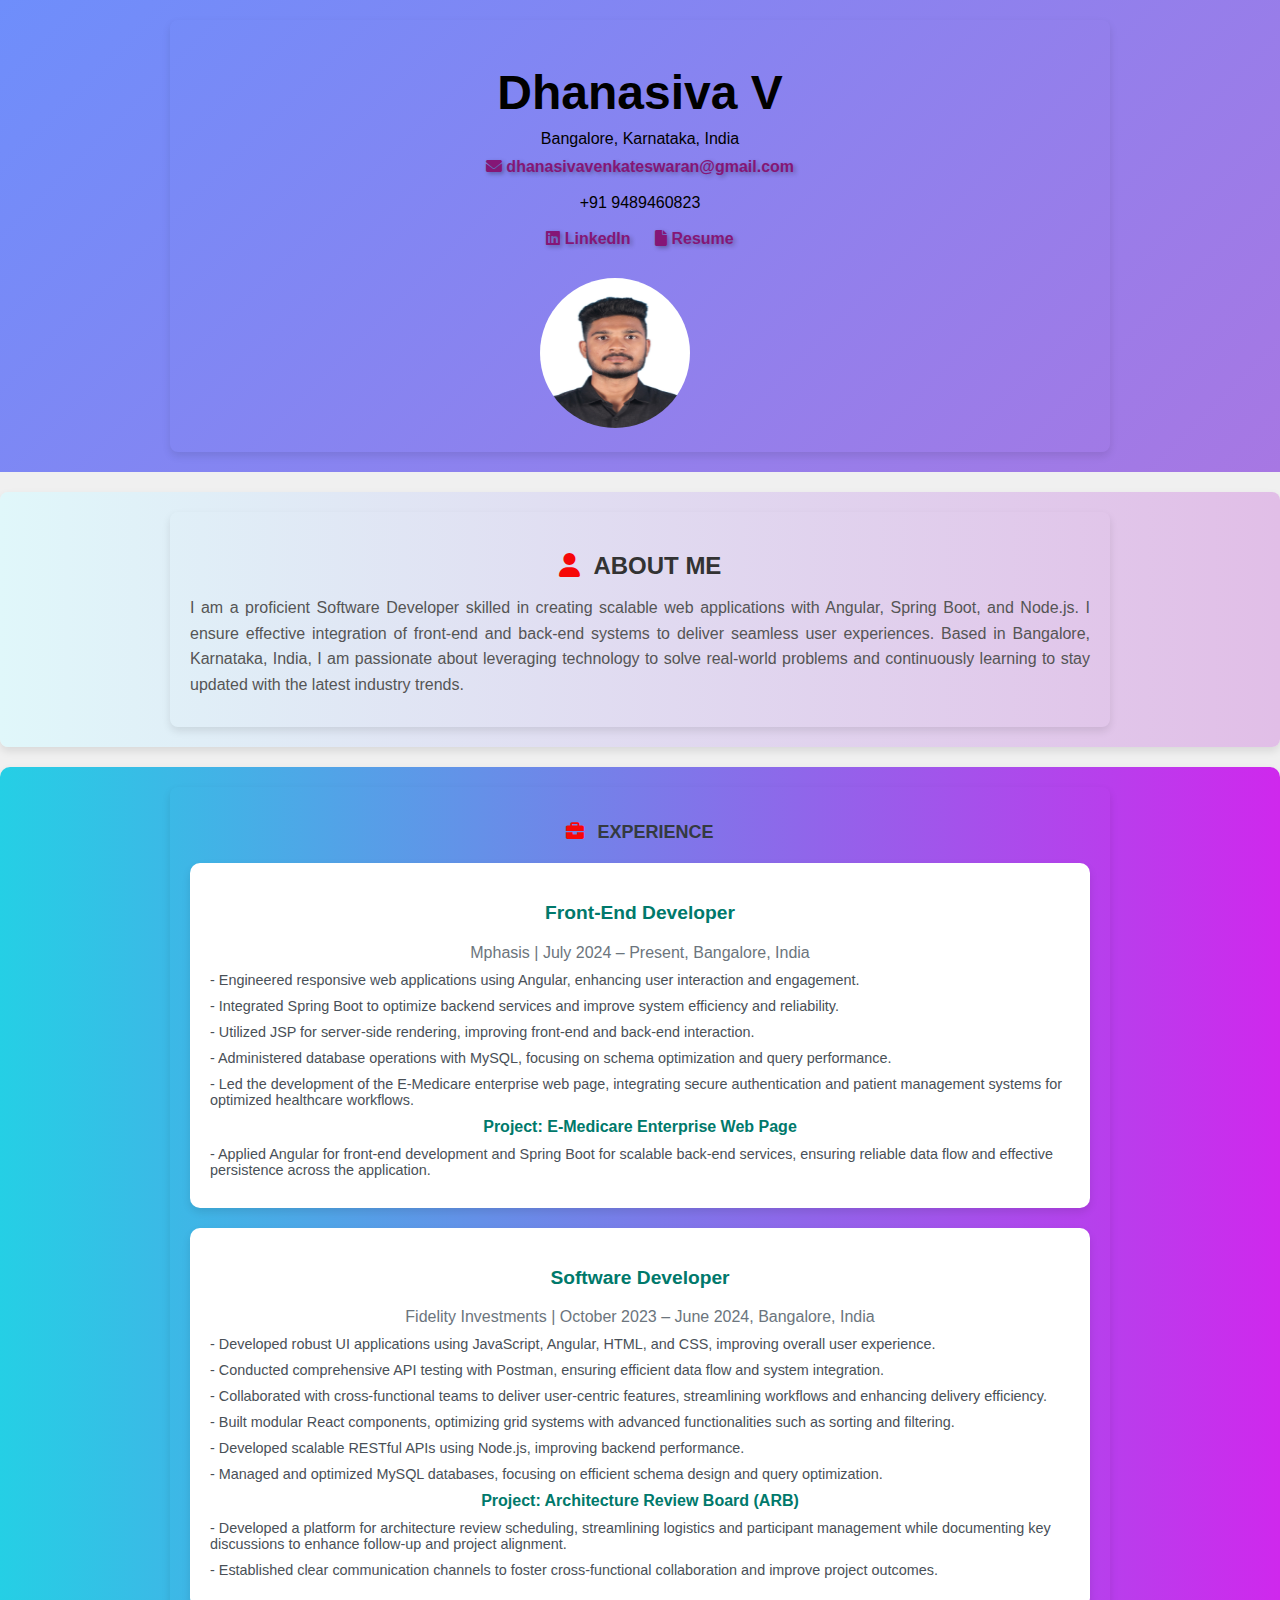
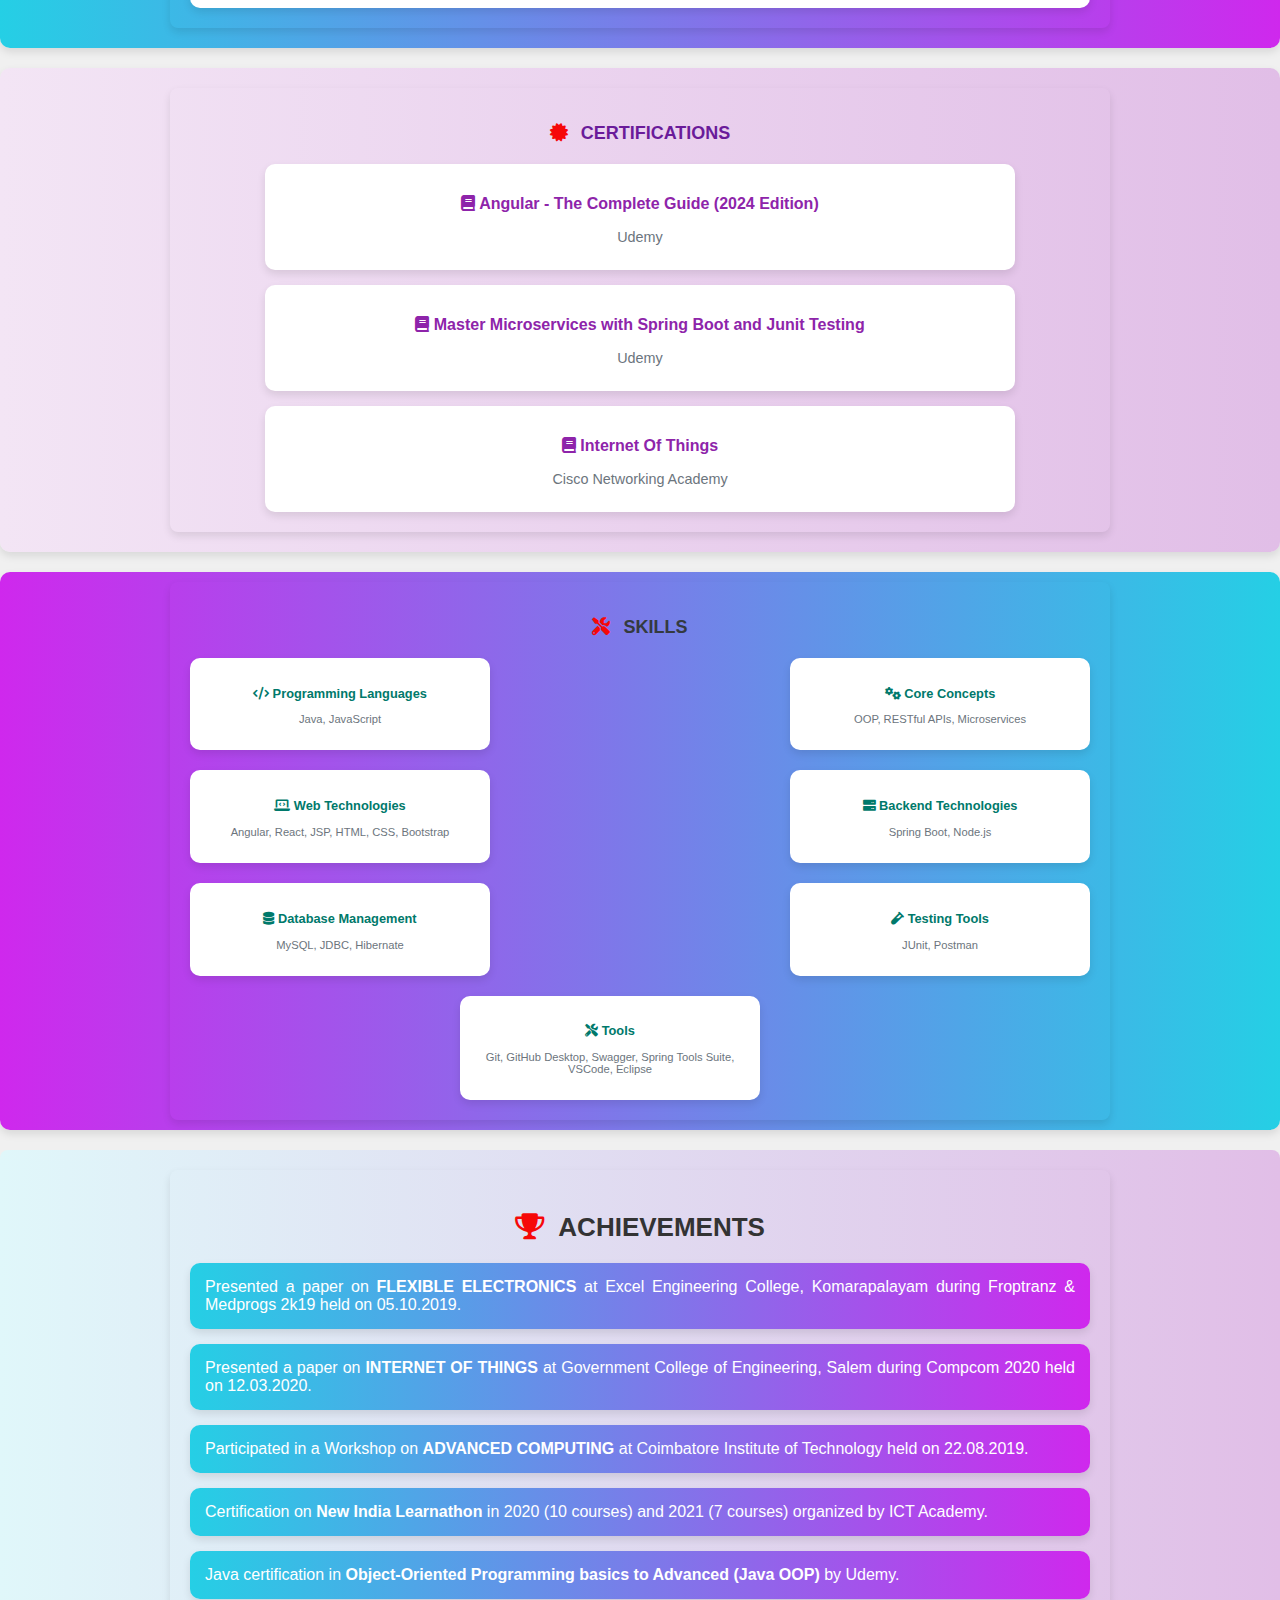
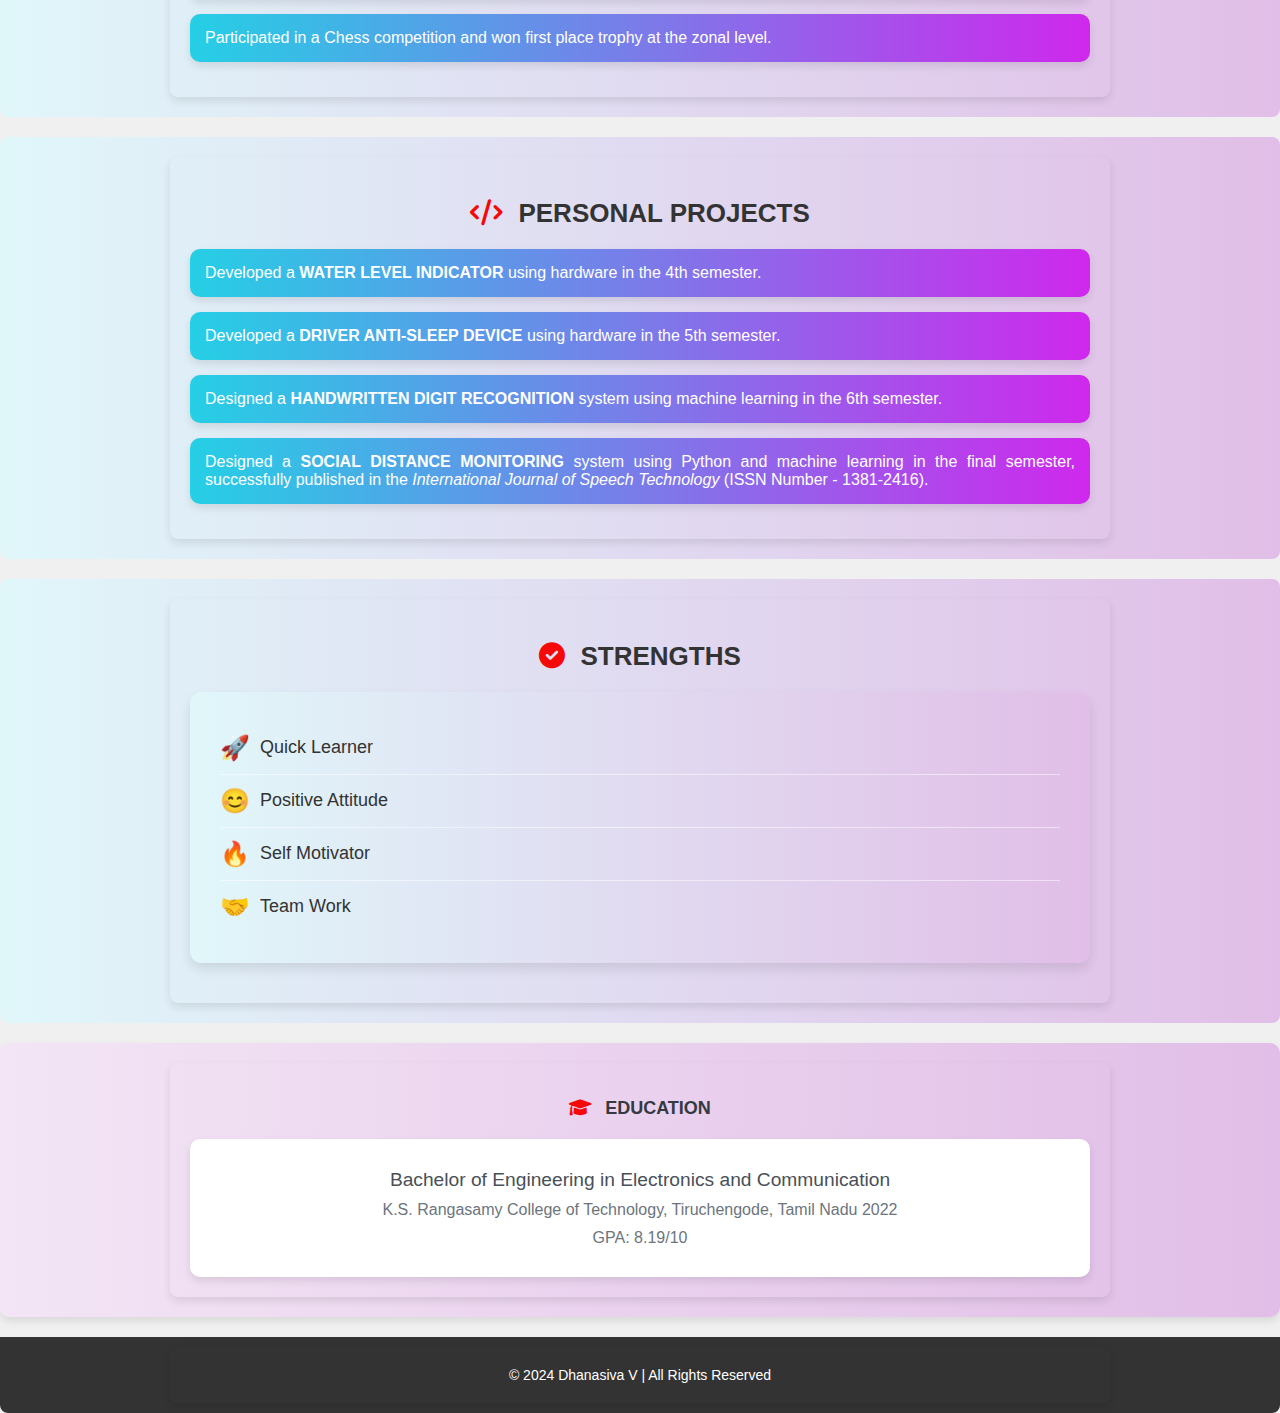
<file: index.html>
<!DOCTYPE html>
<html lang="en">
<head>
    <meta charset="UTF-8">
    <meta name="viewport" content="width=device-width, initial-scale=1.0">
    <title>Dhanasiva V - Portfolio</title>
    <link rel="stylesheet" href="new.css">
    <link href="https://cdnjs.cloudflare.com/ajax/libs/font-awesome/6.0.0-beta3/css/all.min.css" rel="stylesheet">
</head>
<body>

    <header class="fadeInUp">
        <div class="container">
            <h1 class="pulse">Dhanasiva V</h1>
            <p>Bangalore, Karnataka, India</p>
            <p>
                <a href="mailto:dhanasivavenkateswaran@gmail.com" class="contact-link"><i class="fas fa-envelope"></i> dhanasivavenkateswaran@gmail.com</a><br>
                <br><span class="separator">+91 9489460823</span><br>
                <br><a href="https://linkedin.com/in/dhanasiva-v-413376258" class="contact-link"><i class="fab fa-linkedin"></i> LinkedIn
                <a href="./resume.pdf" target="_blank" class="contact-link"><i class="fas fa-file"></i> Resume</a><br>
            </p>
            <img src="./dhansivav.jpg" class="profile-image">
        </div>
    </header>
    

    <section id="about-me" class="content-section" style="background: linear-gradient(to right, #e0f7fa, #e1bee7); padding: 20px; border-radius: 8px; margin: 20px 0;">
        <div class="container" style="max-width: 900px; margin: 0 auto;">
            <h2 style="font-size: 24px; color: #333; text-align: center; font-weight: bold; margin-bottom: 15px;">
                <i class="fas fa-user" style="margin-right: 8px;"></i> ABOUT ME
            </h2>
            <p style="font-size: 16px; line-height: 1.6; color: #555; text-align: justify;">
                I am a proficient Software Developer skilled in creating scalable web applications with Angular, Spring Boot, and Node.js. I ensure effective integration of front-end and back-end systems to deliver seamless user experiences. Based in Bangalore, Karnataka, India, I am passionate about leveraging technology to solve real-world problems and continuously learning to stay updated with the latest industry trends.
            </p>
        </div>
    </section>
    
    
    <section id="experience" class="content-section" style="    background: linear-gradient(to right, #25cfe5, #cf28ed); 
  padding: 20px; border-radius: 10px;">
        <div class="container" style="text-align: center;">
            <h2 style="font-size: large; color: #343a40;"><i class="fas fa-briefcase"></i> EXPERIENCE</h2>
            
            <div style="background: #fff; padding: 20px; border-radius: 10px; box-shadow: 0 4px 8px rgba(0, 0, 0, 0.1); margin-bottom: 20px;">
                <h3 style="font-size: 1.2em; color: #00796b;">Front-End Developer</h3>
                <p style="font-size: 1em; color: #6c757d;">Mphasis | July 2024 – Present, Bangalore, India</p>
                <div style="text-align: left;">
                    <p style="font-size: 0.9em; color: #495057;">- Engineered responsive web applications using Angular, enhancing user interaction and engagement.</p>
                    <p style="font-size: 0.9em; color: #495057;">- Integrated Spring Boot to optimize backend services and improve system efficiency and reliability.</p>
                    <p style="font-size: 0.9em; color: #495057;">- Utilized JSP for server-side rendering, improving front-end and back-end interaction.</p>
                    <p style="font-size: 0.9em; color: #495057;">- Administered database operations with MySQL, focusing on schema optimization and query performance.</p>
                    <p style="font-size: 0.9em; color: #495057;">- Led the development of the E-Medicare enterprise web page, integrating secure authentication and patient management systems for optimized healthcare workflows.</p>
                </div>
                <p style="font-size: 1em; color: #00796b; font-weight: bold;">Project: E-Medicare Enterprise Web Page</p>
                <div style="text-align: left;">
                    <p style="font-size: 0.9em; color: #495057;">- Applied Angular for front-end development and Spring Boot for scalable back-end services, ensuring reliable data flow and effective persistence across the application.</p>
                </div>
            </div>
            
            <div style="background: #fff; padding: 20px; border-radius: 10px; box-shadow: 0 4px 8px rgba(0, 0, 0, 0.1);">
                <h3 style="font-size: 1.2em; color: #00796b;">Software Developer</h3>
                <p style="font-size: 1em; color: #6c757d;">Fidelity Investments | October 2023 – June 2024, Bangalore, India</p>
                <div style="text-align: left;">
                    <p style="font-size: 0.9em; color: #495057;">- Developed robust UI applications using JavaScript, Angular, HTML, and CSS, improving overall user experience.</p>
                    <p style="font-size: 0.9em; color: #495057;">- Conducted comprehensive API testing with Postman, ensuring efficient data flow and system integration.</p>
                    <p style="font-size: 0.9em; color: #495057;">- Collaborated with cross-functional teams to deliver user-centric features, streamlining workflows and enhancing delivery efficiency.</p>
                    <p style="font-size: 0.9em; color: #495057;">- Built modular React components, optimizing grid systems with advanced functionalities such as sorting and filtering.</p>
                    <p style="font-size: 0.9em; color: #495057;">- Developed scalable RESTful APIs using Node.js, improving backend performance.</p>
                    <p style="font-size: 0.9em; color: #495057;">- Managed and optimized MySQL databases, focusing on efficient schema design and query optimization.</p>
                </div>
                <p style="font-size: 1em; color: #00796b; font-weight: bold;">Project: Architecture Review Board (ARB)</p>
                <div style="text-align: left;">
                    <p style="font-size: 0.9em; color: #495057;">- Developed a platform for architecture review scheduling, streamlining logistics and participant management while documenting key discussions to enhance follow-up and project alignment.</p>
                    <p style="font-size: 0.9em; color: #495057;">- Established clear communication channels to foster cross-functional collaboration and improve project outcomes.</p>
                </div>
            </div>
        </div>
    </section>
    


    <section id="certifications" class="content-section" style="background: linear-gradient(to right, #f3e5f5, #e1bee7); padding: 20px; border-radius: 10px;">
        <div class="container" style="text-align: center;">
            <h2 style="font-size: large; color: #6a1b9a;"><i class="fas fa-certificate"></i> CERTIFICATIONS</h2>
            <div style="display: flex; flex-direction: column; align-items: center; gap: 15px;">
                <div style="background: #fff; padding: 15px; border-radius: 10px; box-shadow: 0 4px 8px rgba(0, 0, 0, 0.1); width: 80%;">
                    <h3 style="font-size: 1em; color: #8e24aa;"><i class="fas fa-book"></i> Angular - The Complete Guide (2024 Edition)</h3>
                    <p style="font-size: 0.9em; color: #6c757d;">Udemy</p>
                </div>
                <div style="background: #fff; padding: 15px; border-radius: 10px; box-shadow: 0 4px 8px rgba(0, 0, 0, 0.1); width: 80%;">
                    <h3 style="font-size: 1em; color: #8e24aa;"><i class="fas fa-book"></i> Master Microservices with Spring Boot and Junit Testing</h3>
                    <p style="font-size: 0.9em; color: #6c757d;">Udemy</p>
                </div>
                <div style="background: #fff; padding: 15px; border-radius: 10px; box-shadow: 0 4px 8px rgba(0, 0, 0, 0.1); width: 80%;">
                    <h3 style="font-size: 1em; color: #8e24aa;"><i class="fas fa-book"></i> Internet Of Things</h3>
                    <p style="font-size: 0.9em; color: #6c757d;">Cisco Networking Academy</p>
                </div>
            </div>
        </div>
    </section>
    


    <section id="skills" class="content-section" style="background: linear-gradient(to right, #cf28ed,#25cfe5); padding: 10px; border-radius: 10px;">
        <div class="container" style="text-align: center;">
            <h2 style="font-size: large; color: #343a40;"><i class="fas fa-tools"></i> SKILLS</h2>
            <div class="skills-container" style="display: flex; flex-wrap: wrap; justify-content: space-between; gap: 20px;">
                <div class="skill-box" style="background: #fff; padding: 15px; border-radius: 10px; box-shadow: 0 4px 8px rgba(0, 0, 0, 0.1); width: 30%;">
                    <h3 style="font-size: 0.8em; color: #00796b;"><i class="fas fa-code"></i> Programming Languages</h3>
                    <p style="font-size: 0.7em; color: #6c757d;">Java, JavaScript</p>
                </div>
                <div class="skill-box" style="background: #fff; padding: 15px; border-radius: 10px; box-shadow: 0 4px 8px rgba(0, 0, 0, 0.1); width: 30%;">
                    <h3 style="font-size: 0.8em; color: #00796b;"><i class="fas fa-cogs"></i> Core Concepts</h3>
                    <p style="font-size: 0.7em; color: #6c757d;">OOP, RESTful APIs, Microservices</p>
                </div>
                <div class="skill-box" style="background: #fff; padding: 15px; border-radius: 10px; box-shadow: 0 4px 8px rgba(0, 0, 0, 0.1); width: 30%;">
                    <h3 style="font-size: 0.8em; color: #00796b;"><i class="fas fa-laptop-code"></i> Web Technologies</h3>
                    <p style="font-size: 0.7em; color: #6c757d;">Angular, React, JSP, HTML, CSS, Bootstrap</p>
                </div>
                <div class="skill-box" style="background: #fff; padding: 15px; border-radius: 10px; box-shadow: 0 4px 8px rgba(0, 0, 0, 0.1); width: 30%;">
                    <h3 style="font-size: 0.8em; color: #00796b;"><i class="fas fa-server"></i> Backend Technologies</h3>
                    <p style="font-size: 0.7em; color: #6c757d;">Spring Boot, Node.js</p>
                </div>
                <div class="skill-box" style="background: #fff; padding: 15px; border-radius: 10px; box-shadow: 0 4px 8px rgba(0, 0, 0, 0.1); width: 30%;">
                    <h3 style="font-size: 0.8em; color: #00796b;"><i class="fas fa-database"></i> Database Management</h3>
                    <p style="font-size: 0.7em; color: #6c757d;">MySQL, JDBC, Hibernate</p>
                </div>
                <div class="skill-box" style="background: #fff; padding: 15px; border-radius: 10px; box-shadow: 0 4px 8px rgba(0, 0, 0, 0.1); width: 30%;">
                    <h3 style="font-size: 0.8em; color: #00796b;"><i class="fas fa-vial"></i> Testing Tools</h3>
                    <p style="font-size: 0.7em; color: #6c757d;">JUnit, Postman</p>
                </div>
                <div class="skill-box" style="background: #fff; padding: 15px; border-radius: 10px; box-shadow: 0 4px 8px rgba(0, 0, 0, 0.1); width: 30%;margin-left: 30%;">
                    <h3 style="font-size: 0.8em; color: #00796b;"><i class="fas fa-tools"></i> Tools</h3>
                    <p style="font-size: 0.7em; color: #6c757d;">Git, GitHub Desktop, Swagger, Spring Tools Suite, VSCode, Eclipse</p>
                </div>
            </div>
        </div>
    </section>
    
    <section id="achievements">
        <div class="container">
            <h2><i class="fas fa-trophy"></i> Achievements</h2>
            <div class="card">
                <p>Presented a paper on <strong>FLEXIBLE ELECTRONICS</strong> at Excel Engineering College, Komarapalayam during Froptranz & Medprogs 2k19 held on 05.10.2019.</p>
            </div>
            <div class="card">
                <p>Presented a paper on <strong>INTERNET OF THINGS</strong> at Government College of Engineering, Salem during Compcom 2020 held on 12.03.2020.</p>
            </div>
            <div class="card">
                <p>Participated in a Workshop on <strong>ADVANCED COMPUTING</strong> at Coimbatore Institute of Technology held on 22.08.2019.</p>
            </div>
            <div class="card">
                <p>Certification on <strong>New India Learnathon</strong> in 2020 (10 courses) and 2021 (7 courses) organized by ICT Academy.</p>
            </div>
            <div class="card">
                <p>Java certification in <strong>Object-Oriented Programming basics to Advanced (Java OOP)</strong> by Udemy.</p>
            </div>
            <div class="card">
                <p>Participated in a Chess competition and won first place trophy at the zonal level.</p>
            </div>
        </div>
    </section>
    
    <section id="personal-projects">
        <div class="container">
            <h2><i class="fas fa-code"></i> Personal Projects</h2>
            <div class="card">
                <p>Developed a <strong>WATER LEVEL INDICATOR</strong> using hardware in the 4th semester.</p>
            </div>
            <div class="card">
                <p>Developed a <strong>DRIVER ANTI-SLEEP DEVICE</strong> using hardware in the 5th semester.</p>
            </div>
            <div class="card">
                <p>Designed a <strong>HANDWRITTEN DIGIT RECOGNITION</strong> system using machine learning in the 6th semester.</p>
            </div>
            <div class="card">
                <p>Designed a <strong>SOCIAL DISTANCE MONITORING</strong> system using Python and machine learning in the final semester, successfully published in the <em>International Journal of Speech Technology</em> (ISSN Number - 1381-2416).</p>
            </div>
        </div>
    </section>
    


    <section id="strengths">
        <div class="container">
            <h2><i class="fas fa-check-circle"></i> Strengths</h2>
            <div class="card">
                <div class="strength-item"><span class="emoji">🚀</span> Quick Learner</div>
                <div class="strength-item"><span class="emoji">😊</span> Positive Attitude</div>
                <div class="strength-item"><span class="emoji">🔥</span> Self Motivator</div>
                <div class="strength-item"><span class="emoji">🤝</span> Team Work</div>
            </div>
        </div>
    </section>
    
    

    <section id="education" class="content-section" style="background:  linear-gradient(to right, #f3e5f5, #e1bee7); padding: 20px; border-radius: 10px;">
        <div class="container" style="text-align: center;">
            <h2 style="font-size: large; color: #343a40;"><i class="fas fa-graduation-cap"></i> EDUCATION</h2>
            <div style="background: #fff; padding: 20px; border-radius: 10px; box-shadow: 0 4px 8px rgba(0, 0, 0, 0.1);">
                <p style="font-size: 1.2em; color: #495057;">Bachelor of Engineering in Electronics and Communication</p>
                <p style="font-size: 1em; color: #6c757d;">K.S. Rangasamy College of Technology, Tiruchengode, Tamil Nadu 2022</p>
                <p style="font-size: 1em; color: #6c757d;">GPA: 8.19/10</p>
            </div>
        </div>
    </section>
    
    
    <footer class="fadeInUp">
        <div class="container">
            <p>© 2024 Dhanasiva V | All Rights Reserved</p>
        </div>
    </footer>
</body>
</html>
</file>
<file: new.css>
body {
    font-family: Arial, sans-serif;
    background-color: #f4f4f9;
    margin: 0;
    padding: 0;
}

header {
    background: linear-gradient(135deg, #6e8efb, #a777e3);
    color: rgb(0, 0, 0);
    padding: 20px 0px;
    text-align: center;
    animation: fadeInUp 2s ease-in-out;
}

.container {
    max-width: 800px;
    margin: 0 auto;
    padding: 0 20px;
}

h1 {
    font-size: 2.5em;
    margin: 25px 0 0 0;
    animation: pulse 2s infinite;
}

p {
    margin: 10px 0;
}

a {
    color: rgb(133, 22, 118);
    text-decoration: none;
    margin: 0 5px;
    font-weight: bold;
    text-shadow: 2px 2px 4px rgba(0, 0, 0, 0.3);
    transition: color 0.3s ease, text-shadow 0.3s ease;
}

a:hover {
    color: rgb(173, 32, 158);
    text-shadow: 2px 2px 8px rgba(0, 0, 0, 0.5);
}


.profile-image {
    border-radius: 50%;
    width: 150px;
    height: 150px;
    margin-top: 20px;
    animation: bounce 2s infinite;
}

.contact-link {
    margin: 0 10px;
}

.separator {
    margin: 0 5px;
}


@keyframes fadeInUp {
    from {
        opacity: 0;
        transform: translateY(20px);
    }
    to {
        opacity: 1;
        transform: translateY(0);
    }
}

@keyframes pulse {
    0% {
        transform: scale(1);
    }
    50% {
        transform: scale(1.1);
    }
    100% {
        transform: scale(1);
    }
}


/* Add keyframes for animations */
@keyframes fadeIn {
    from { opacity: 0; }
    to { opacity: 1; }
}

@keyframes slideInLeft {
    from { transform: translateX(-100%); opacity: 0; }
    to { transform: translateX(0); opacity: 1; }
}

@keyframes slideInRight {
    from { transform: translateX(100%); opacity: 0; }
    to { transform: translateX(0); opacity: 1; }
}

@keyframes bounceIn {
    from { transform: scale(0.5); opacity: 0; }
    to { transform: scale(1); opacity: 1; }
}

@keyframes pulse {
    0% { transform: scale(1); }
    50% { transform: scale(1.05); }
    100% { transform: scale(1); }
}

@keyframes fadeInUp {
    from {
        transform: translateY(20px);
        opacity: 0;
    }
    to {
        transform: translateY(0);
        opacity: 1;
    }
}

/* Apply animations to elements */

#about-me {
    animation: slideInLeft 1.5s ease-in-out;
}

#experience {
    animation: slideInRight 1.5s ease-in-out;
}

#certifications {
    animation: bounceIn 1.5s ease-in-out;
}

#skills {
    animation: fadeIn 2s ease-in-out;
}

#education {
    animation: slideInLeft 1.5s ease-in-out;
}

footer {
    animation: fadeIn 2s ease-in-out;
}

.pulse {
    animation: pulse 2s infinite;
}

.fadeInUp {
    animation: fadeInUp 1.5s ease-in-out;
}

/* Content section styling */
.content-section {
    background-color: #f4f4f4;
    padding: 20px;
    margin: 20px 0;
    border-radius: 8px;
    box-shadow: 0 4px 8px rgba(0, 0, 0, 0.1);
    transition: background-color 0.3s ease-in-out, transform 0.3s ease-in-out;
}

.content-section:hover {
    background-color: #e0e0e0;
    transform: scale(1.02);
}


/* Icon styling */
h2 i {
    margin-right: 10px;
    color: #f60808;
}



/* Desktop view */
@media screen and (min-width: 768px) {
    .container {
        width: 70%;
        box-shadow: 0 4px 8px rgba(0, 0, 0, 0.1);
        padding: 20px;
        border-radius: 8px;
    }
    header h1 {
        font-size: 3em;
        animation: bounceIn 1.5s ease-in-out;
    }
    h2 {
        font-size: 2em;
        animation: slideInRight 1s ease-in-out;
    }
    ul li {
        font-size: 1.1em;
        animation: fadeIn 1.5s ease-in-out;
    }
    footer p {
        font-size: 1em;
        animation: fadeIn 2s ease-in-out;
    }
    .profile-image{
        margin-right: 50px;
    }
}

/* Mobile view */
@media screen and (max-width: 767px) {
    header {
        padding: 15px 0;
        animation: fadeIn 2s ease-in-out;
    }
    header h1 {
        font-size: 1.8em;
        animation: bounceIn 1.5s ease-in-out;
    }
    header p {
        font-size: 0.9em;
        animation: fadeIn 1.5s ease-in-out;
    }
    h2 {
        font-size: 1.5em;
        animation: slideInRight 1s ease-in-out;
    }
    ul li {
        font-size: 0.9em;
        animation: fadeIn 1.5s ease-in-out;
    }
    footer p {
        font-size: 0.8em;
        animation: fadeIn 2s ease-in-out;
    }
    .container {
        width: 95%;
    }
    .profile-image {
        width: 100px;
        height: 100px;
        margin-top: 10px; /* Add margin to create space between LinkedIn link and profile image */
    }
}

@media screen and (max-width: 300px) {
    header {
        text-align: center;
    }
    .profile-image {
        position: static;
        margin: 0 auto 10px;
        width: 100px;
        height: 100px;
    }
    header h1 {
        font-size: 1.2em;
    }
    header p {
        font-size: 0.8em;
    }
    .skills-container {
        flex-direction: column;
        align-items: center;
    }
    .skill-box {
        width: 90%;
    }
}

@media screen and (min-width: 250px) {
    .skills-container {
        flex-direction: row;
        flex-wrap: wrap;
        justify-content: space-between;
    }
    .skill-box {
        width: 45%;
    }
}


a:hover, button:hover {
    color: #ff6347; /* Change color on hover */
    transition: color 0.3s ease-in-out;
}

.fas, .fab {
    transition: transform 0.3s ease-in-out;
}

.fas:hover, .fab:hover {
    transform: scale(1.2);
}

html {
    scroll-behavior: smooth;
}


/* General Styles */
body {
    font-family: Arial, sans-serif;
    margin: 0;
    padding: 0;
    background-color: #f0f0f0;
    color: #333;
}

.container {
    width: 90%;
    max-width: 900px;
    margin: 0 auto;
}

/* Section Styles */
section {
    background: linear-gradient(to right, #e0f7fa, #e1bee7);
    padding: 20px;
    margin: 20px 0;
    border-radius: 8px;
}

section h2 {
    font-size: 24px;
    color: #333;
    margin-bottom: 15px;
    text-align: center;
}

section h2 i {
    margin-right: 8px;
}

/* Card Styles */
.card {
    background: linear-gradient(to right, #25cfe5, #cf28ed); /* New gradient color combination */
    padding: 15px;
    border-radius: 10px;
    margin-bottom: 15px;
    box-shadow: 0 4px 8px rgba(0, 0, 0, 0.1);
    transition: transform 0.3s ease;
}

.card:hover {
    transform: scale(1.05);
}

.card p {
    margin: 0;
    font-size: 16px;
    color: white;
    text-align: justify;
}

/* Footer */
footer {
    background-color: #333;
    color: white;
    text-align: center;
    padding: 10px;
    font-size: 14px;
    border-radius: 0 0 8px 8px;
}

footer p {
    margin: 0;
}

/* Card Styles for Strengths */
#strengths .card {
    background: linear-gradient(to right, #e0f7fa, #e1bee7); /* Gradient background */
    padding: 30px;
    border-radius: 12px;
    margin-bottom: 20px;
    box-shadow: 0 6px 12px rgba(0, 0, 0, 0.1);
    transition: transform 0.3s ease, box-shadow 0.3s ease;
    text-align: left;
}

#strengths .card:hover {
    transform: translateY(-5px); /* Hover effect with slight upward movement */
    box-shadow: 0 8px 16px rgba(0, 0, 0, 0.2);
}

#strengths .strength-item {
    font-size: 18px;
    color: #333; /* Text color */
    padding: 12px 0;
    border-bottom: 1px solid rgba(255, 255, 255, 0.5); /* Soft line between items */
    display: flex;
    align-items: center; /* Align emoji with text */
}

#strengths .strength-item:last-child {
    border-bottom: none; /* Remove line after last item */
}

#strengths .emoji {
    font-size: 24px; /* Emoji size */
    margin-right: 10px;
}

/* General Styles for Sections */
section h2 {
    font-size: 26px;
    color: #333;
    margin-bottom: 20px;
    text-align: center;
    text-transform: uppercase;
}
</file>
